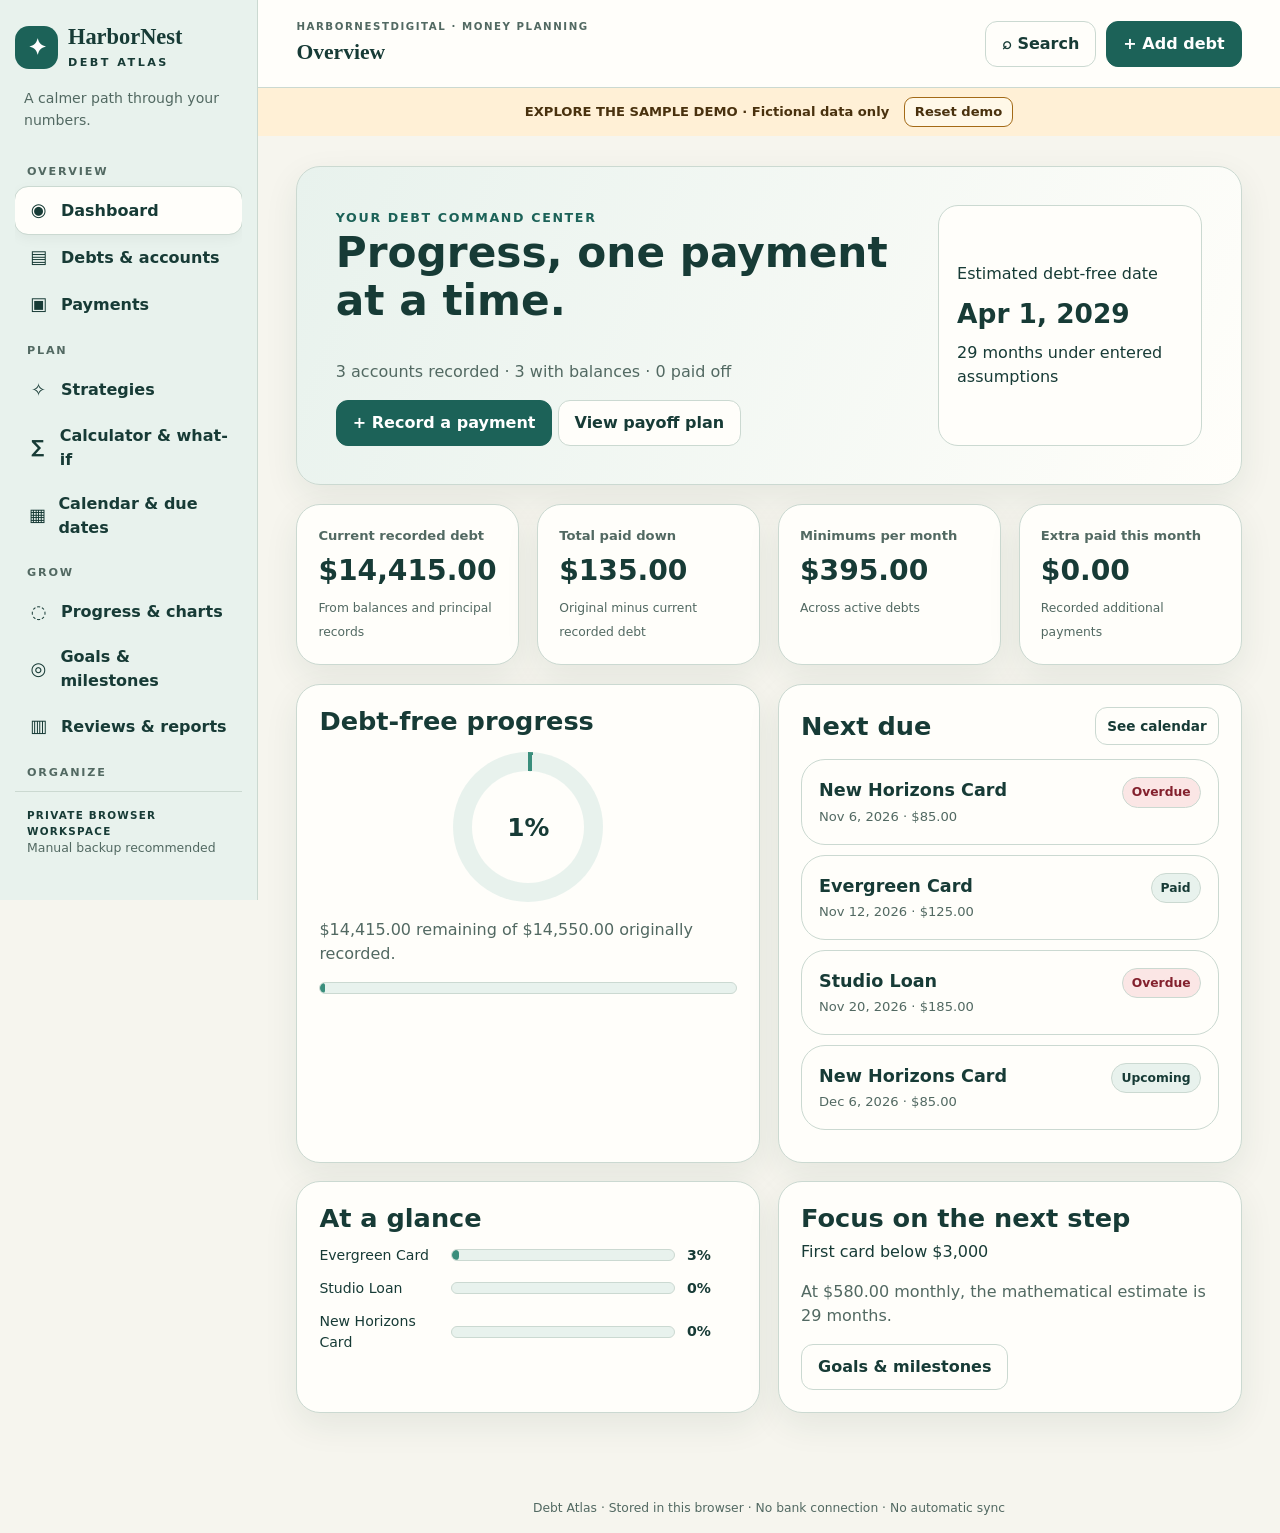
<file: index.html>
<!doctype html><html lang="en"><head><meta charset="utf-8"><meta name="viewport" content="width=device-width, initial-scale=1, viewport-fit=cover"><meta name="theme-color" content="#205c56"><meta name="description" content="HarborNest Debt Atlas: a private debt payoff and payment planning browser app."><link rel="manifest" href="manifest.webmanifest"><link rel="icon" href="icon-192.png"><link rel="stylesheet" href="style.css"><title>Debt Atlas · HarborNestDigital</title></head><body>
<a class="skip" href="#main">Skip to planner</a><div id="app"><aside class="sidebar"><div class="brand"><span class="brandmark" aria-hidden="true">✦</span><span>HarborNest<small>DEBT ATLAS</small></span></div><p class="side-intro">A calmer path through your numbers.</p><nav id="nav" aria-label="Main navigation"></nav><div class="sidefoot">PRIVATE BROWSER WORKSPACE<br><span>Manual backup recommended</span></div></aside><div class="mainwrap"><header class="topbar"><button id="menuBtn" class="iconbtn menu" aria-label="Open menu" aria-expanded="false">☰</button><div class="titleblock"><small>HARBORNESTDIGITAL · MONEY PLANNING</small><strong id="pageTitle">Overview</strong></div><div class="top-actions"><button class="quiet" id="globalSearchBtn">⌕ <span>Search</span></button><button class="primary" id="quickAdd">+ Add debt</button></div></header><div class="demo-banner" id="demoBanner" hidden>EXPLORE THE SAMPLE DEMO · Fictional data only <button id="resetDemo">Reset demo</button></div><main id="main" tabindex="-1"><div id="view"></div></main><footer class="footer">Debt Atlas · Stored in this browser · No bank connection · No automatic sync</footer></div></div>
<nav id="mobileNav" class="bottom-nav" aria-label="Mobile navigation"></nav><div id="toast" class="toast" role="status" aria-live="polite" hidden></div>
<dialog id="editor" aria-labelledby="editorTitle"><form id="editorForm" novalidate><div class="dialog-head"><div><small class="eyebrow" id="editorEyebrow">RECORD</small><h2 id="editorTitle">Add record</h2></div><button type="button" class="iconbtn" id="closeEditor" aria-label="Close form">✕</button></div><div id="formFields" class="form-grid"></div><p id="formError" class="form-error" role="alert" hidden></p><div class="dialog-actions"><button type="button" class="quiet" id="cancelEditor">Cancel</button><button type="submit" class="primary">Save record</button></div></form></dialog>
<dialog id="confirmDialog" aria-labelledby="confirmTitle"><div class="dialog-head"><h2 id="confirmTitle">Please confirm</h2></div><p id="confirmText"></p><div class="dialog-actions"><button id="confirmNo" class="quiet">Cancel</button><button id="confirmYes" class="danger">Confirm</button></div></dialog>
<input id="restoreFile" type="file" accept="application/json,.json" hidden><script>window.DEMO_MODE=true</script><script src="app.js" defer></script><script>if(location.protocol.startsWith("http")&&"serviceWorker"in navigator)navigator.serviceWorker.register("./sw.js").catch(()=>{});</script></body></html>
</file>
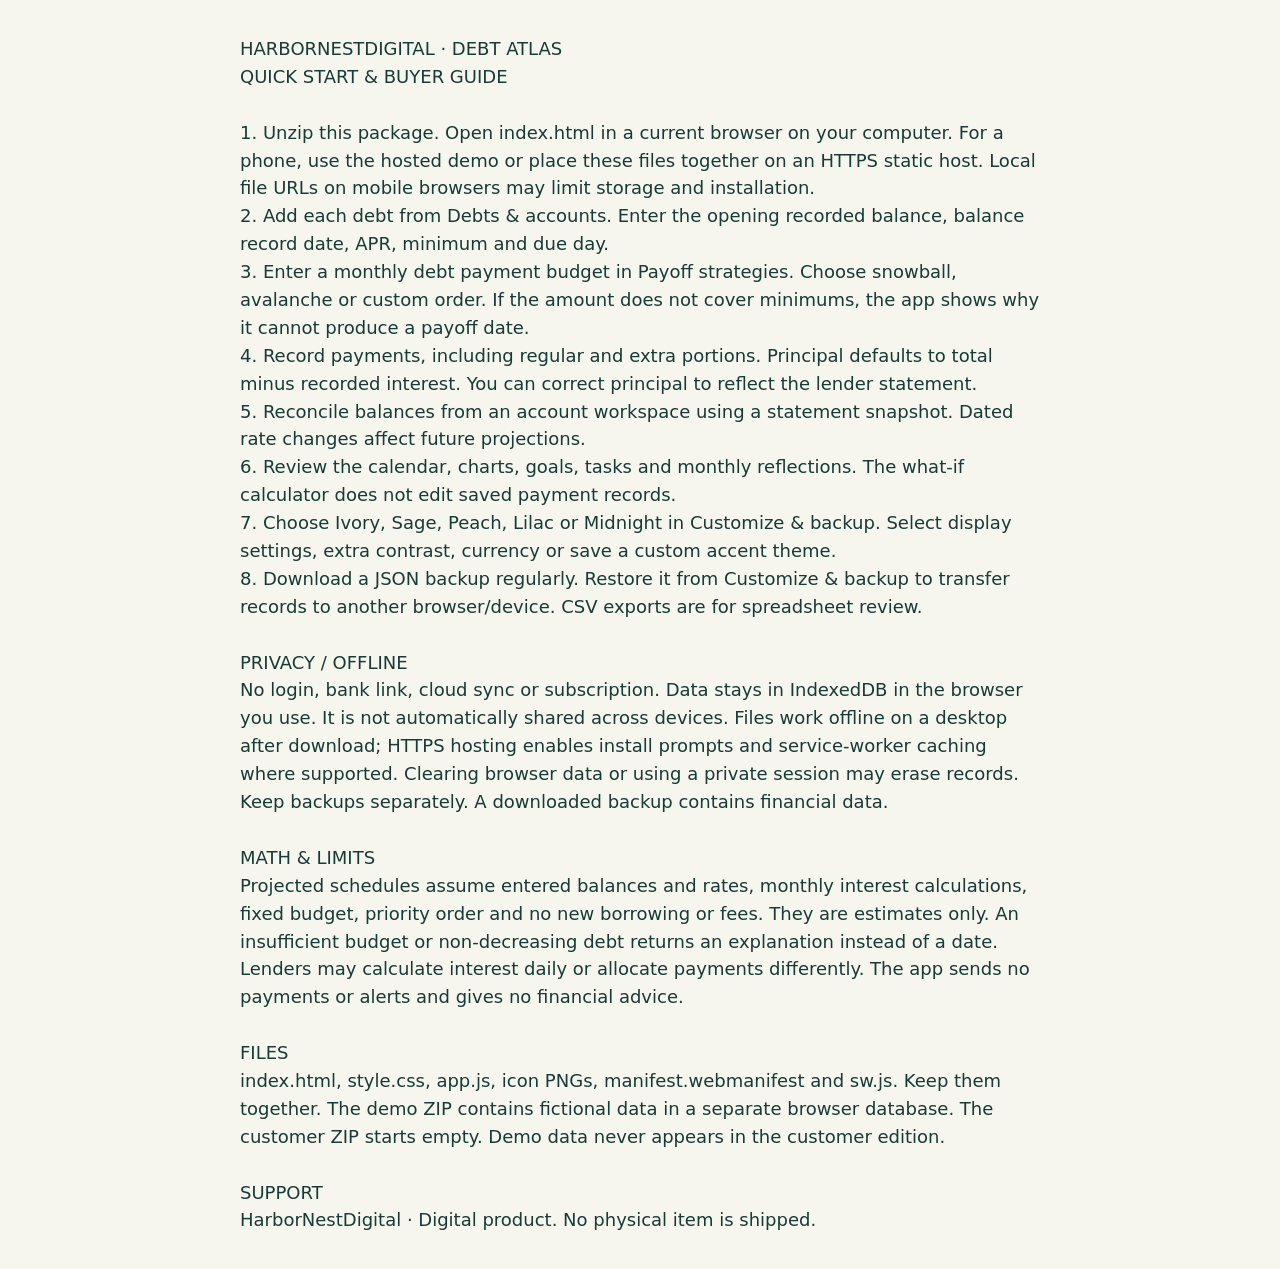
<file: README.html>
<!doctype html><html lang="en"><meta charset="utf-8"><title>Debt Atlas Quick Start</title><style>body{font:18px/1.55 system-ui;max-width:800px;margin:auto;padding:35px;background:#f6f5ee;color:#173b36;white-space:pre-wrap}</style><body>HARBORNESTDIGITAL · DEBT ATLAS
QUICK START & BUYER GUIDE

1. Unzip this package. Open index.html in a current browser on your computer. For a phone, use the hosted demo or place these files together on an HTTPS static host. Local file URLs on mobile browsers may limit storage and installation.
2. Add each debt from Debts & accounts. Enter the opening recorded balance, balance record date, APR, minimum and due day.
3. Enter a monthly debt payment budget in Payoff strategies. Choose snowball, avalanche or custom order. If the amount does not cover minimums, the app shows why it cannot produce a payoff date.
4. Record payments, including regular and extra portions. Principal defaults to total minus recorded interest. You can correct principal to reflect the lender statement.
5. Reconcile balances from an account workspace using a statement snapshot. Dated rate changes affect future projections.
6. Review the calendar, charts, goals, tasks and monthly reflections. The what-if calculator does not edit saved payment records.
7. Choose Ivory, Sage, Peach, Lilac or Midnight in Customize & backup. Select display settings, extra contrast, currency or save a custom accent theme.
8. Download a JSON backup regularly. Restore it from Customize & backup to transfer records to another browser/device. CSV exports are for spreadsheet review.

PRIVACY / OFFLINE
No login, bank link, cloud sync or subscription. Data stays in IndexedDB in the browser you use. It is not automatically shared across devices. Files work offline on a desktop after download; HTTPS hosting enables install prompts and service-worker caching where supported. Clearing browser data or using a private session may erase records. Keep backups separately. A downloaded backup contains financial data.

MATH & LIMITS
Projected schedules assume entered balances and rates, monthly interest calculations, fixed budget, priority order and no new borrowing or fees. They are estimates only. An insufficient budget or non-decreasing debt returns an explanation instead of a date. Lenders may calculate interest daily or allocate payments differently. The app sends no payments or alerts and gives no financial advice.

FILES
index.html, style.css, app.js, icon PNGs, manifest.webmanifest and sw.js. Keep them together. The demo ZIP contains fictional data in a separate browser database. The customer ZIP starts empty. Demo data never appears in the customer edition.

SUPPORT
HarborNestDigital · Digital product. No physical item is shipped.
</body></html>
</file>
<file: style.css>
:root{--bg:#f6f5ee;--surface:#fffefa;--surface2:#e8f2ed;--ink:#173b36;--muted:#526962;--line:#cbd9d1;--accent:#1c6258;--accentText:#fff;--peach:#f4c8b4;--chart:#3a8e7c;--warn:#8b4e13;--danger:#a2323e;--dangerText:#fff;--shadow:0 12px 34px rgba(20,58,52,.08);--radius:24px;--gap:18px;--font:system-ui,-apple-system,"Segoe UI",sans-serif;color-scheme:light;font-family:var(--font)}
*{box-sizing:border-box}html{scroll-behavior:smooth}body{margin:0;background:var(--bg);color:var(--ink);font-size:16px;line-height:1.5}button,input,select,textarea{font:inherit}button{cursor:pointer}button:disabled{opacity:.55;cursor:not-allowed}a{color:var(--accent)}.skip{position:absolute;left:12px;top:-70px;z-index:200;background:var(--surface);padding:12px}.skip:focus{top:12px}h1,h2,h3,p{margin-top:0}h1,h2{line-height:1.13}h1{font-size:clamp(2rem,3.3vw,3.35rem)}h2{font-size:clamp(1.4rem,2vw,1.85rem)}h3{font-size:1.1rem}small,.eyebrow{font-size:.79rem}.eyebrow{font-weight:800;letter-spacing:.13em;color:var(--accent)}.muted{color:var(--muted)}.tiny{font-size:.86rem}.mono{font-variant-numeric:tabular-nums}.app{min-height:100vh}#app{display:flex;min-height:100vh}.sidebar{width:258px;flex:none;background:var(--surface2);border-right:1px solid var(--line);padding:26px 15px;position:sticky;top:0;height:100vh;display:flex;flex-direction:column;z-index:20}.brand{display:flex;gap:10px;align-items:center;font-family:Georgia,serif;font-weight:700;font-size:1.4rem;line-height:1}.brand small{display:block;font:700 .7rem var(--font);letter-spacing:.22em;margin-top:8px}.brandmark{width:43px;height:43px;border-radius:14px;background:var(--accent);color:var(--accentText);display:grid;place-items:center}.side-intro{color:var(--muted);margin:19px 9px 18px;font-size:.88rem}.navgroup{font-size:.7rem;letter-spacing:.16em;font-weight:900;color:var(--muted);margin:15px 12px 7px}.sidebar nav{overflow:auto;min-height:0;padding-bottom:16px}.navitem{width:100%;display:flex;align-items:center;gap:12px;text-align:left;border:0;border-radius:13px;padding:10px 13px;color:var(--ink);background:transparent;font-weight:700;min-height:44px}.navitem:hover,.navitem.active{background:var(--surface);box-shadow:0 4px 14px rgba(0,0,0,.05)}.navitem.active{outline:1px solid var(--line)}.navicon{font-size:1.12rem;width:21px;text-align:center}.sidefoot{margin-top:auto;padding:16px 12px;border-top:1px solid var(--line);font-size:.65rem;letter-spacing:.12em;font-weight:900}.sidefoot span{letter-spacing:0;font-size:.78rem;font-weight:500;color:var(--muted)}.mainwrap{min-width:0;width:100%;display:flex;flex-direction:column}.topbar{min-height:88px;display:flex;align-items:center;justify-content:space-between;gap:14px;padding:16px clamp(18px,3vw,48px);border-bottom:1px solid var(--line);background:var(--surface)}.titleblock{display:grid;gap:2px}.titleblock small{font-weight:800;letter-spacing:.15em;color:var(--muted);font-size:.64rem}.titleblock strong{font-family:Georgia,serif;font-size:1.35rem}.top-actions,.toolbar,.row{display:flex;gap:10px;align-items:center;flex-wrap:wrap}.primary,.quiet,.danger,.smallbtn,.iconbtn{border-radius:12px;border:1px solid var(--line);min-height:44px;padding:10px 16px;font-weight:750;color:var(--ink);background:var(--surface)}.primary{background:var(--accent);color:var(--accentText);border-color:var(--accent)}.danger{background:var(--danger);border-color:var(--danger);color:var(--dangerText)}.smallbtn{min-height:38px;padding:7px 11px;font-size:.85rem}.iconbtn{min-width:44px;padding:8px}.menu{display:none}.primary:hover,.quiet:hover,.smallbtn:hover,.danger:hover{filter:brightness(.94)}button:focus-visible,a:focus-visible,input:focus-visible,select:focus-visible,textarea:focus-visible,[tabindex]:focus-visible{outline:3px solid #d78b3d;outline-offset:3px}#main{width:min(100%,1600px);padding:30px clamp(18px,3vw,48px) 70px;margin:0 auto;flex:1}.footer{padding:16px;text-align:center;color:var(--muted);font-size:.77rem}.demo-banner{background:#fff0d6;color:#49310e;padding:9px 20px;text-align:center;font-weight:800;font-size:.82rem}.demo-banner button{margin-left:10px;border:1px solid #a36a17;border-radius:9px;background:#fff8e8;color:#49310e;padding:4px 10px;font-weight:800}.sectionhead{display:flex;align-items:end;justify-content:space-between;gap:15px;margin-bottom:23px}.sectionhead p{color:var(--muted);margin:8px 0 0}.sectionhead h1{margin:6px 0 0}.hero{background:linear-gradient(112deg,var(--surface2),var(--surface));border:1px solid var(--line);border-radius:var(--radius);padding:clamp(24px,3vw,42px);display:flex;justify-content:space-between;gap:24px;margin-bottom:19px;box-shadow:var(--shadow)}.hero p{color:var(--muted);max-width:680px}.hero .hero-number{font-family:Georgia,serif;font-size:clamp(2.3rem,5vw,4.7rem);font-weight:700;line-height:1}.hero-aside{min-width:200px;background:var(--surface);border:1px solid var(--line);border-radius:20px;padding:18px;align-self:stretch;display:grid;align-content:center;gap:8px}.hero-aside strong{font-size:1.65rem}.stats{display:grid;grid-template-columns:repeat(4,minmax(0,1fr));gap:var(--gap);margin-bottom:19px}.stat,.panel,.record,.feature{background:var(--surface);border:1px solid var(--line);border-radius:var(--radius);box-shadow:var(--shadow)}.stat{padding:21px}.stat .label{color:var(--muted);font-size:.82rem;font-weight:700;display:block}.stat strong{font-size:clamp(1.4rem,2.2vw,2rem);display:block;line-height:1.2;margin:8px 0;overflow-wrap:anywhere}.stat .hint{font-size:.77rem;color:var(--muted)}.grid,.cols,.triple,.settings-grid{display:grid;gap:var(--gap)}.grid,.cols,.settings-grid{grid-template-columns:repeat(2,minmax(0,1fr))}.triple{grid-template-columns:repeat(3,minmax(0,1fr))}.panel{padding:22px;min-width:0}.panel h2{margin-bottom:7px}.panelhead{display:flex;align-items:center;justify-content:space-between;gap:10px;margin-bottom:14px}.panelhead h2{margin:0}.record{padding:17px;margin-bottom:10px;display:flex;justify-content:space-between;align-items:flex-start;gap:15px;box-shadow:none}.record h3{margin-bottom:3px;overflow-wrap:anywhere}.record p{margin:6px 0 0}.record-actions{display:flex;gap:7px;flex-wrap:wrap;justify-content:flex-end}.meta{color:var(--muted);font-size:.82rem;display:flex;gap:7px;flex-wrap:wrap}.pill{display:inline-block;border-radius:99px;padding:5px 9px;background:var(--surface2);color:var(--ink);border:1px solid var(--line);font-size:.77rem;font-weight:800;white-space:nowrap}.pill.warn{background:#fff0d7;color:#60400e}.pill.bad{background:#fbe6e5;color:#83212d}.progress{height:12px;background:var(--surface2);border-radius:9px;overflow:hidden;border:1px solid var(--line)}.progress i{height:100%;display:block;background:var(--chart);border-radius:9px}.barrow{display:grid;grid-template-columns:120px 1fr 50px;align-items:center;gap:12px;margin:12px 0;font-size:.88rem}.empty{text-align:center;color:var(--muted);padding:35px 18px;border:1px dashed var(--line);border-radius:17px}.empty h3{color:var(--ink)}.toolbar{margin:14px 0 20px}.toolbar input,.toolbar select,.setting-row input,.setting-row select{max-width:100%}.field{display:grid;gap:6px;min-width:0}.field label,.setting-row{font-size:.86rem;font-weight:750}.field input,.field select,.field textarea,.toolbar input,.toolbar select,.setting-row input,.setting-row select{background:var(--surface);color:var(--ink);border:1px solid var(--line);border-radius:11px;padding:10px 12px;min-height:44px;width:100%}.field textarea{min-height:100px;resize:vertical}.form-grid{display:grid;grid-template-columns:repeat(2,minmax(0,1fr));gap:15px}.span2{grid-column:1/-1}dialog{border:1px solid var(--line);border-radius:22px;background:var(--surface);color:var(--ink);padding:0;width:min(720px,calc(100vw - 26px));max-height:calc(100dvh - 26px);overflow:auto;box-shadow:0 24px 80px #061b1880}dialog::backdrop{background:#071916a8}dialog form,dialog>div{padding:24px}.dialog-head{display:flex;justify-content:space-between;align-items:start;gap:15px;margin-bottom:18px}.dialog-head h2{margin:5px 0}.dialog-actions{display:flex;justify-content:flex-end;gap:10px;margin-top:20px}.form-error{background:#fbe6e5;color:#83212d;padding:10px;border-radius:10px}.toast{position:fixed;bottom:25px;right:20px;z-index:100;background:var(--ink);color:var(--surface);padding:13px 18px;border-radius:12px;box-shadow:var(--shadow)}.tablewrap{overflow-x:auto;border:1px solid var(--line);border-radius:14px}table{width:100%;border-collapse:collapse;min-width:620px}th,td{text-align:left;padding:12px;border-bottom:1px solid var(--line);font-size:.87rem}th{color:var(--muted);background:var(--surface2)}tr:last-child td{border:0}.strategy-row{display:grid;grid-template-columns:35px 1.4fr 1fr 1fr;gap:10px;align-items:center;padding:14px;border-bottom:1px solid var(--line)}.strategy-row:last-child{border:0}.calendar{display:grid;grid-template-columns:repeat(7,minmax(0,1fr));gap:5px}.calday{min-height:100px;border:1px solid var(--line);border-radius:10px;padding:7px;background:var(--surface);font-size:.75rem;overflow:hidden}.calday.emptyday{background:transparent;border:0}.calday strong{display:block;margin-bottom:4px}.calday .calentry{display:block;background:var(--surface2);border-radius:6px;margin:3px 0;padding:3px 4px;overflow:hidden;text-overflow:ellipsis;white-space:nowrap}.chart{width:100%;height:auto;max-height:270px}.donut{width:150px;height:150px;border-radius:50%;background:conic-gradient(var(--chart) var(--pct),var(--surface2) 0);display:grid;place-items:center;margin:16px auto}.donut span{display:grid;place-items:center;width:112px;height:112px;border-radius:50%;background:var(--surface);font-size:1.55rem;font-weight:800}.theme-list{display:flex;gap:10px;flex-wrap:wrap}.theme-choice{background:var(--surface);border:2px solid var(--line);border-radius:13px;color:var(--ink);padding:10px;font-weight:800;min-width:112px}.theme-choice.active{border-color:var(--accent)}.swatches{display:flex;margin-bottom:7px}.swatches i{height:22px;width:28px;border-radius:7px;margin-right:-5px;border:1px solid var(--line)}.setting-row{display:grid;gap:5px;margin:14px 0}.setting-row.toggle{display:flex;align-items:center;justify-content:space-between}.setting-row.toggle input{width:24px;min-height:24px}.bottom-nav{display:none}body[data-font="editorial"] h1,body[data-font="editorial"] h2,body[data-font="editorial"] .hero-number,body[data-font="editorial"] .value{font-family:Georgia,serif}body[data-font="classic"]{--font:Georgia,serif}body[data-density="compact"]{--gap:11px}body[data-density="compact"] .panel,body[data-density="compact"] .stat{padding:15px}body[data-density="spacious"]{--gap:25px}body[data-density="spacious"] .panel,body[data-density="spacious"] .stat{padding:27px}body[data-card="flat"]{--shadow:none;--radius:9px}body[data-card="soft"]{--shadow:0 15px 40px rgba(15,50,45,.16);--radius:30px}body[data-layout="wide"] #main{width:100%}body[data-contrast="true"]{--line:#7b9188;--muted:#31554b}body[data-contrast="true"] .pill{border-width:2px}
@media(max-width:1200px){.stats{grid-template-columns:repeat(2,minmax(0,1fr))}.triple{grid-template-columns:repeat(2,minmax(0,1fr))}}
@media(max-width:800px){.sidebar{position:fixed;transform:translateX(-110%);transition:transform .2s;box-shadow:var(--shadow)}.sidebar.open{transform:translateX(0)}.menu{display:inline-flex}.topbar{min-height:72px}.top-actions .quiet{display:none}#main{padding:20px 16px 105px}.bottom-nav{position:fixed;bottom:0;left:0;right:0;display:flex;justify-content:space-around;background:var(--surface);border-top:1px solid var(--line);z-index:18;padding:5px 3px max(7px,env(safe-area-inset-bottom))}.bottom-nav button{min-width:55px;max-width:88px;border:0;background:transparent;color:var(--muted);font-size:.68rem;min-height:49px;font-weight:800}.bottom-nav button b{display:block;font-size:1.25rem;color:var(--ink)}.bottom-nav button.active{color:var(--accent)}.bottom-nav button.active b{color:var(--accent)}.footer{padding-bottom:90px}}
@media(max-width:600px){.topbar{padding:12px}.titleblock small{font-size:.57rem}.titleblock strong{font-size:1.08rem}.top-actions .primary{padding:8px 10px;font-size:.78rem}.hero{display:block}.hero-aside{margin-top:16px}.stats,.grid,.cols,.triple,.settings-grid{grid-template-columns:1fr}.sectionhead{align-items:start;flex-direction:column}.form-grid{grid-template-columns:1fr}.span2{grid-column:auto}.record{display:block}.record-actions{justify-content:flex-start;margin-top:10px}.calendar{gap:2px}.calday{min-height:68px;padding:3px;font-size:.58rem}.calday .calentry{font-size:.55rem}.barrow{grid-template-columns:85px 1fr 40px}.strategy-row{grid-template-columns:28px 1.4fr 1fr;font-size:.76rem}.strategy-row>span:last-child{display:none}}
@media(max-width:370px){.titleblock small{display:none}.top-actions .primary{font-size:.7rem}.calday{min-height:58px}}
@media print{.sidebar,.topbar,.bottom-nav,.footer,.toolbar button,.record-actions,.demo-banner,.toast{display:none!important}#main{width:100%;padding:0}.panel,.stat,.record{box-shadow:none;break-inside:avoid}body{background:white;color:#111}}

/* Product-specific controls and accessible theme refinements */
body[data-theme="Midnight"]{color-scheme:dark}
body[data-theme="Midnight"][data-contrast="true"]{--line:#9ab6b5;--muted:#e1eee9}
body[data-contrast="true"]:not([data-theme="Midnight"]){--muted:#254840}
body[data-theme="Midnight"] .pill.bad{background:#522b32;color:#fff1f1}
body[data-theme="Midnight"] .pill.warn{background:#564125;color:#fff0d2}
body[data-theme="Midnight"] .form-error{background:#522b32;color:#fff1f1}
body[data-theme="Midnight"] .notice{background:#334b50;color:#f5f8f6}
body[data-card="square"]{--radius:10px}
body[data-card="rounded"]{--radius:24px}
body[data-density="comfortable"]{--gap:18px}
body[data-font="modern"]{--font:system-ui,-apple-system,"Segoe UI",sans-serif}
body[data-font="editorial"]{--font:Georgia,serif}
button,input,select,textarea{color:var(--ink)}
input,select,textarea{background:var(--surface);border:1px solid var(--line);border-radius:11px;padding:10px 12px;min-height:44px;width:100%;max-width:100%}
label{display:grid;gap:6px;font-weight:700;font-size:.86rem;margin:9px 0}
label.check{display:flex;align-items:center;gap:9px}
label.check input{width:22px;min-height:22px}
.form-grid .wide{grid-column:1/-1}
.notice{padding:17px;border:1px solid var(--line);background:var(--surface2);border-radius:14px;color:var(--ink);margin:15px 0;font-weight:700}
.disclaimer{color:var(--muted);font-size:.84rem;margin:18px 0}
.cal-day{min-height:105px;border:1px solid var(--line);border-radius:10px;padding:7px;overflow:hidden}
.cal-day.today{border:2px solid var(--accent)}
.cal-day.blank{border:0}
.weekday{text-align:center;font-size:.78rem;font-weight:800;color:var(--muted);padding:8px 0}
.cal-event{display:block;text-align:left;background:var(--surface2);color:var(--ink);border:1px solid var(--line);padding:3px 5px;border-radius:5px;width:100%;font-size:.7rem;overflow:hidden;text-overflow:ellipsis}
.cal-event small{display:block;font-size:.62rem}
.theme-grid{display:grid;grid-template-columns:repeat(auto-fit,minmax(100px,1fr));gap:8px;margin:15px 0}
.theme-tile{border:2px solid var(--line);background:var(--surface);color:var(--ink);padding:8px;border-radius:12px;text-align:center;font-size:.8rem;font-weight:800}
.theme-tile.selected{border-color:var(--accent)}
.theme-tile i{display:block;height:36px;border:2px solid;border-radius:7px;margin-bottom:5px;padding:8px}
.theme-tile i b{display:block;height:15px;width:55%;border-radius:4px}
.milestones{display:grid;grid-template-columns:repeat(6,1fr);gap:8px;margin:16px 0}
.milestone{border:1px solid var(--line);border-radius:12px;padding:12px 5px;text-align:center;background:var(--surface2);color:var(--muted)}
.milestone.earned{background:var(--accent);color:var(--accentText)}
.milestone b{display:block;font-size:1.1rem}
.milestone span{font-size:.7rem}
@media(max-width:700px){.milestones{grid-template-columns:repeat(3,1fr)}.cal-day{min-height:70px;padding:3px;font-size:.65rem}.cal-event{font-size:.58rem}.cal-event small{font-size:.52rem}}
@media print{.sidebar,.topbar,.bottom-nav,.footer,.record-actions,.toolbar button,.sectionhead button,.demo-banner{display:none!important}#main{padding:0!important;width:100%!important}.panel,.stat,.record{break-inside:avoid;box-shadow:none}.mainwrap{width:100%}body{background:white;color:#111}}
</file>
